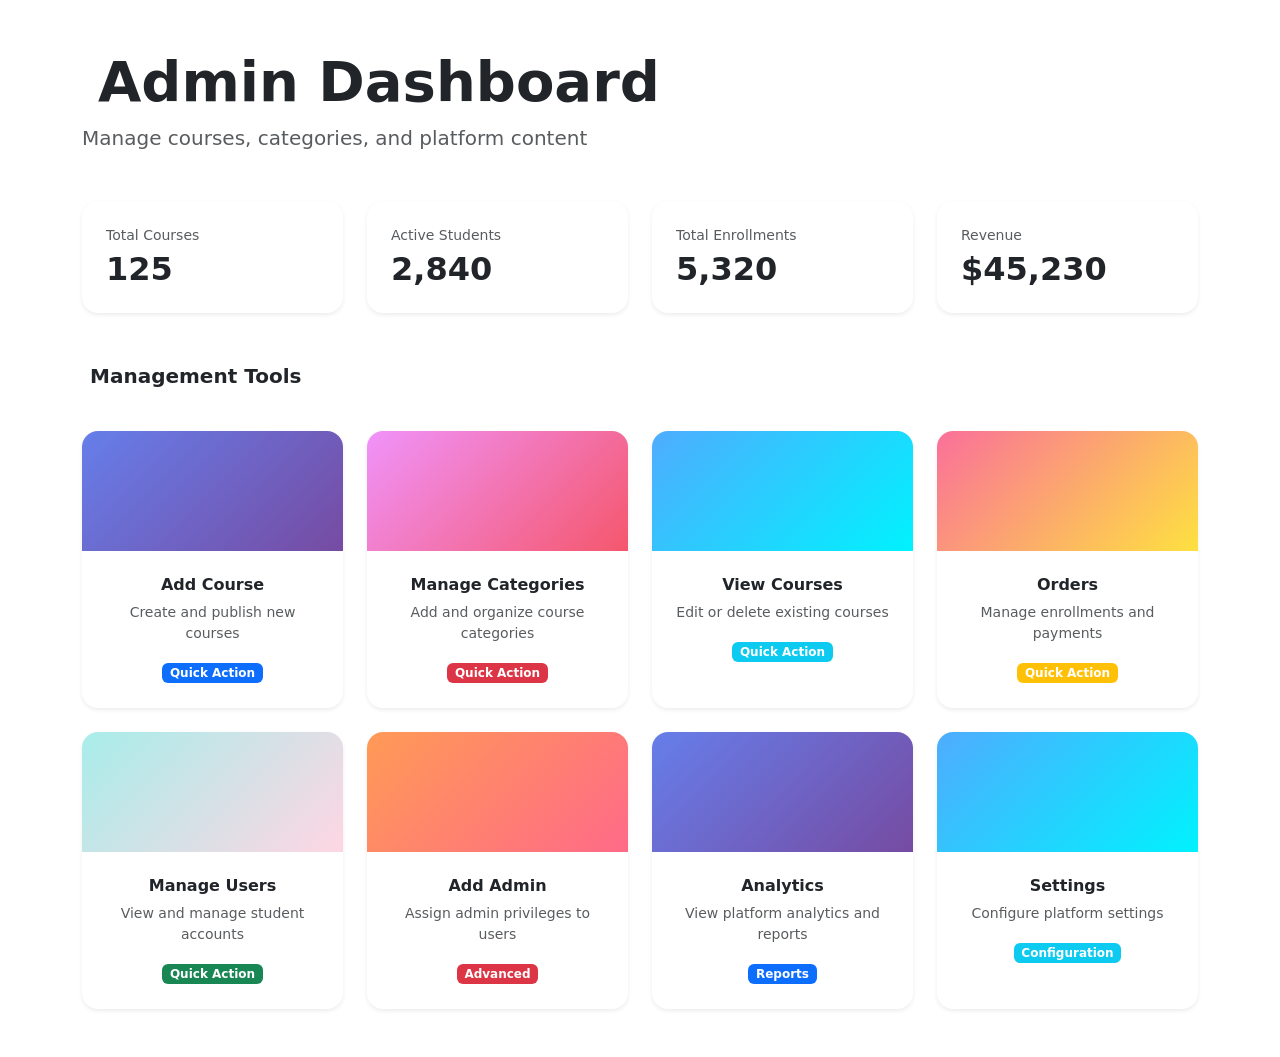
<file: target/classes/templates/admin/index.html>
<!DOCTYPE html>
<html lang="en" xmlns:th="http://www.thymeleaf.org" th:replace="~{base::layout(~{::section})}">
<head>
	<meta charset="ISO-8859-1" >
  <title>Admin Dashboard - CloudDevOpsHub</title>
  <link href="https://cdn.jsdelivr.net/npm/bootstrap@5.3.5/dist/css/bootstrap.min.css" rel="stylesheet" integrity="sha384-SgOJa3DmI69IUzQ2PVdRZhwQ+dy64/BUtbMJw1MZ8t5HZApcHrRKUc4W0kG879m7" crossorigin="anonymous" >
</head>
<body>
	<section>
		<div class="container py-5">
			<!-- Page Header -->
			<div class="mb-5">
				<h1 class="display-4 fw-bold mb-2"><i class="fas fa-cogs me-3 text-primary"></i>Admin Dashboard</h1>
				<p class="lead text-muted">Manage courses, categories, and platform content</p>
			</div>

			<!-- Stats Cards -->
			<div class="row g-4 mb-5">
				<div class="col-lg-3 col-md-6">
					<div class="card rounded-4 border-0 shadow-sm hover-lift" style="border-left: 5px solid #667eea;">
						<div class="card-body p-4">
							<div class="d-flex justify-content-between align-items-center">
								<div>
									<p class="text-muted small mb-1">Total Courses</p>
									<h2 class="mb-0 fw-bold">125</h2>
								</div>
								<i class="fas fa-book fa-3x opacity-25 text-primary"></i>
							</div>
						</div>
					</div>
				</div>
				<div class="col-lg-3 col-md-6">
					<div class="card rounded-4 border-0 shadow-sm hover-lift" style="border-left: 5px solid #f5576c;">
						<div class="card-body p-4">
							<div class="d-flex justify-content-between align-items-center">
								<div>
									<p class="text-muted small mb-1">Active Students</p>
									<h2 class="mb-0 fw-bold">2,840</h2>
								</div>
								<i class="fas fa-users fa-3x opacity-25 text-danger"></i>
							</div>
						</div>
					</div>
				</div>
				<div class="col-lg-3 col-md-6">
					<div class="card rounded-4 border-0 shadow-sm hover-lift" style="border-left: 5px solid #00f2fe;">
						<div class="card-body p-4">
							<div class="d-flex justify-content-between align-items-center">
								<div>
									<p class="text-muted small mb-1">Total Enrollments</p>
									<h2 class="mb-0 fw-bold">5,320</h2>
								</div>
								<i class="fas fa-user-check fa-3x opacity-25 text-info"></i>
							</div>
						</div>
					</div>
				</div>
				<div class="col-lg-3 col-md-6">
					<div class="card rounded-4 border-0 shadow-sm hover-lift" style="border-left: 5px solid #fee140;">
						<div class="card-body p-4">
							<div class="d-flex justify-content-between align-items-center">
								<div>
									<p class="text-muted small mb-1">Revenue</p>
									<h2 class="mb-0 fw-bold">$45,230</h2>
								</div>
								<i class="fas fa-dollar-sign fa-3x opacity-25 text-warning"></i>
							</div>
						</div>
					</div>
				</div>
			</div>

			<!-- Admin Actions -->
			<div class="row g-4">
				<p class="fs-5 fw-bold mb-3 col-12"><i class="fas fa-tasks me-2 text-primary"></i>Management Tools</p>

				<!-- Add Course -->
				<div class="col-lg-3 col-md-6">
					<a href="/admin/loadAddProduct" class="text-decoration-none">
						<div class="card rounded-4 border-0 shadow-sm hover-lift h-100 overflow-hidden">
							<div style="background: linear-gradient(135deg, #667eea 0%, #764ba2 100%); height: 120px; display: flex; align-items: center; justify-content: center;">
								<i class="fas fa-plus-circle fa-3x text-white"></i>
							</div>
							<div class="card-body p-4 text-center">
								<h6 class="fw-bold mb-2">Add Course</h6>
								<p class="text-muted small mb-3">Create and publish new courses</p>
								<span class="badge bg-primary">Quick Action</span>
							</div>
						</div>
					</a>
				</div>

				<!-- Manage Categories -->
				<div class="col-lg-3 col-md-6">
					<a href="/admin/category" class="text-decoration-none">
						<div class="card rounded-4 border-0 shadow-sm hover-lift h-100 overflow-hidden">
							<div style="background: linear-gradient(135deg, #f093fb 0%, #f5576c 100%); height: 120px; display: flex; align-items: center; justify-content: center;">
								<i class="fas fa-th fa-3x text-white"></i>
							</div>
							<div class="card-body p-4 text-center">
								<h6 class="fw-bold mb-2">Manage Categories</h6>
								<p class="text-muted small mb-3">Add and organize course categories</p>
								<span class="badge bg-danger">Quick Action</span>
							</div>
						</div>
					</a>
				</div>

				<!-- View Courses -->
				<div class="col-lg-3 col-md-6">
					<a href="#" class="text-decoration-none">
						<div class="card rounded-4 border-0 shadow-sm hover-lift h-100 overflow-hidden">
							<div style="background: linear-gradient(135deg, #4facfe 0%, #00f2fe 100%); height: 120px; display: flex; align-items: center; justify-content: center;">
								<i class="fas fa-list fa-3x text-white"></i>
							</div>
							<div class="card-body p-4 text-center">
								<h6 class="fw-bold mb-2">View Courses</h6>
								<p class="text-muted small mb-3">Edit or delete existing courses</p>
								<span class="badge bg-info">Quick Action</span>
							</div>
						</div>
					</a>
				</div>

				<!-- View Orders -->
				<div class="col-lg-3 col-md-6">
					<a href="#" class="text-decoration-none">
						<div class="card rounded-4 border-0 shadow-sm hover-lift h-100 overflow-hidden">
							<div style="background: linear-gradient(135deg, #fa709a 0%, #fee140 100%); height: 120px; display: flex; align-items: center; justify-content: center;">
								<i class="fas fa-shopping-bag fa-3x text-white"></i>
							</div>
							<div class="card-body p-4 text-center">
								<h6 class="fw-bold mb-2">Orders</h6>
								<p class="text-muted small mb-3">Manage enrollments and payments</p>
								<span class="badge bg-warning">Quick Action</span>
							</div>
						</div>
					</a>
				</div>

				<!-- Manage Users -->
				<div class="col-lg-3 col-md-6">
					<a href="#" class="text-decoration-none">
						<div class="card rounded-4 border-0 shadow-sm hover-lift h-100 overflow-hidden">
							<div style="background: linear-gradient(135deg, #a8edea 0%, #fed6e3 100%); height: 120px; display: flex; align-items: center; justify-content: center;">
								<i class="fas fa-users fa-3x text-white"></i>
							</div>
							<div class="card-body p-4 text-center">
								<h6 class="fw-bold mb-2">Manage Users</h6>
								<p class="text-muted small mb-3">View and manage student accounts</p>
								<span class="badge bg-success">Quick Action</span>
							</div>
						</div>
					</a>
				</div>

				<!-- Add Admin -->
				<div class="col-lg-3 col-md-6">
					<a href="#" class="text-decoration-none">
						<div class="card rounded-4 border-0 shadow-sm hover-lift h-100 overflow-hidden">
							<div style="background: linear-gradient(135deg, #ff9a56 0%, #ff6a88 100%); height: 120px; display: flex; align-items: center; justify-content: center;">
								<i class="fas fa-user-tie fa-3x text-white"></i>
							</div>
							<div class="card-body p-4 text-center">
								<h6 class="fw-bold mb-2">Add Admin</h6>
								<p class="text-muted small mb-3">Assign admin privileges to users</p>
								<span class="badge bg-danger">Advanced</span>
							</div>
						</div>
					</a>
				</div>

				<!-- Reports -->
				<div class="col-lg-3 col-md-6">
					<a href="#" class="text-decoration-none">
						<div class="card rounded-4 border-0 shadow-sm hover-lift h-100 overflow-hidden">
							<div style="background: linear-gradient(135deg, #667eea 0%, #764ba2 100%); height: 120px; display: flex; align-items: center; justify-content: center;">
								<i class="fas fa-chart-bar fa-3x text-white"></i>
							</div>
							<div class="card-body p-4 text-center">
								<h6 class="fw-bold mb-2">Analytics</h6>
								<p class="text-muted small mb-3">View platform analytics and reports</p>
								<span class="badge bg-primary">Reports</span>
							</div>
						</div>
					</a>
				</div>

				<!-- Settings -->
				<div class="col-lg-3 col-md-6">
					<a href="#" class="text-decoration-none">
						<div class="card rounded-4 border-0 shadow-sm hover-lift h-100 overflow-hidden">
							<div style="background: linear-gradient(135deg, #4facfe 0%, #00f2fe 100%); height: 120px; display: flex; align-items: center; justify-content: center;">
								<i class="fas fa-cog fa-3x text-white"></i>
							</div>
							<div class="card-body p-4 text-center">
								<h6 class="fw-bold mb-2">Settings</h6>
								<p class="text-muted small mb-3">Configure platform settings</p>
								<span class="badge bg-info">Configuration</span>
							</div>
						</div>
					</a>
				</div>
			</div>
		</div>
	</section>
</body>
</html>
</file>
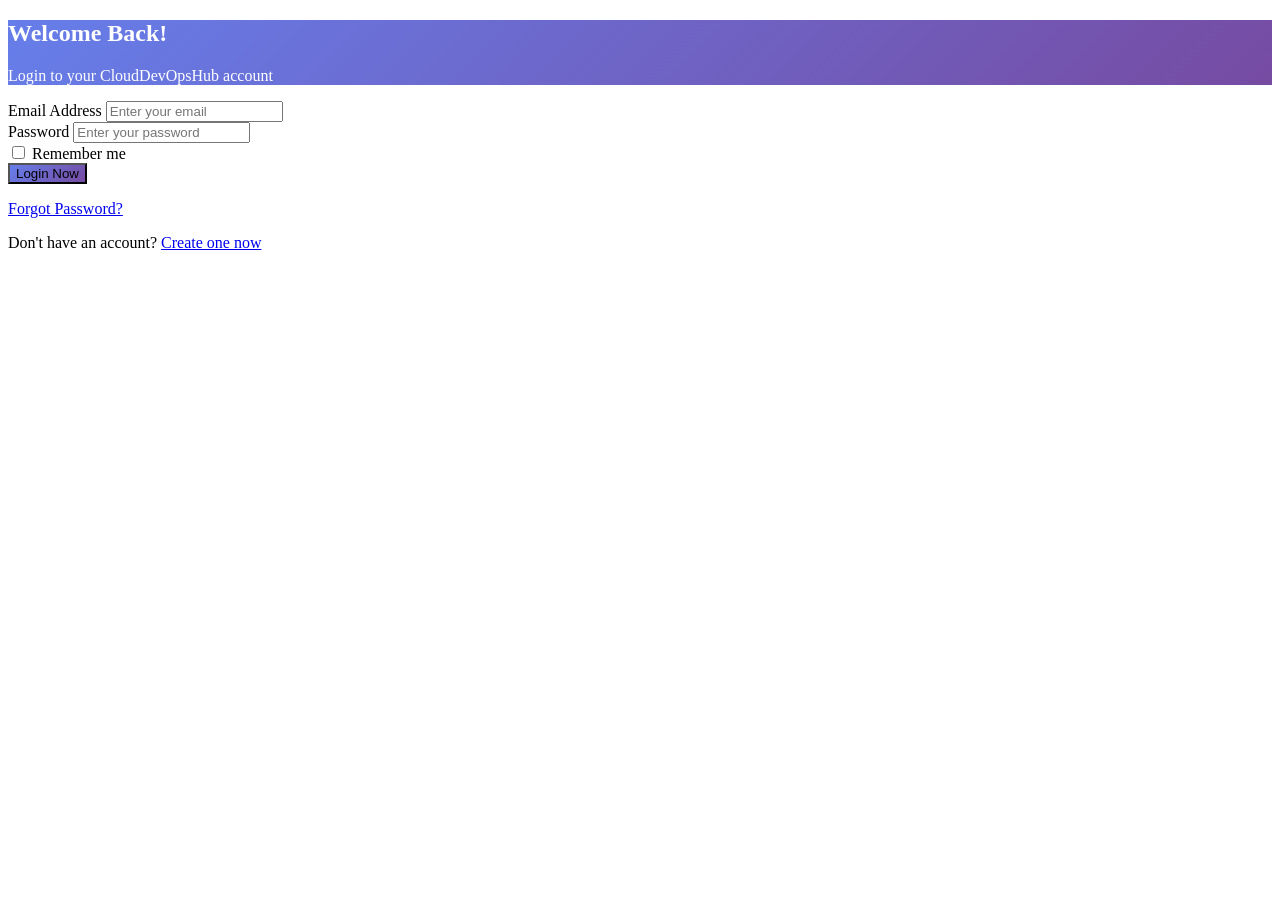
<file: target/classes/templates/login.html>
<!DOCTYPE html>
<html lang="en" xmlns:th="http://www.thymeleaf.org" th:replace="~{base::layout(~{::section})}">
<head>
	<meta charset="ISO-8859-1" >
  <title>Login - CloudDevOpsHub</title>
</head>
<body>
	<section>
		<div class="container mt-5 pt-5 pb-5">
			<div class="row align-items-center justify-content-center">
			  <div class="col-md-5">
				<div class="card rounded-4 shadow-lg overflow-hidden border-0">
					<div class="card-header p-5 text-center" style="background: linear-gradient(135deg, #667eea 0%, #764ba2 100%); color: white;">
						<h2 class="mb-2"><i class="fas fa-sign-in-alt"></i> Welcome Back!</h2>
						<p class="mb-0">Login to your CloudDevOpsHub account</p>
					</div>
					<div class="card-body p-5">
						<form>
							<div class="mb-4">
								<label class="form-label fw-bold">Email Address</label>
								<input class="form-control form-control-lg rounded-3 border-2" name="email" type="email" placeholder="Enter your email" />
							</div>
							<div class="mb-3">
								<label class="form-label fw-bold">Password</label>
								<input class="form-control form-control-lg rounded-3 border-2" name="password" type="password" placeholder="Enter your password" />
							</div>
							<div class="mb-4 form-check">
								<input type="checkbox" class="form-check-input" id="rememberMe">
								<label class="form-check-label" for="rememberMe">Remember me</label>
							</div>
							<button type="submit" class="btn btn-lg w-100 text-white fw-bold rounded-3" style="background: linear-gradient(135deg, #667eea 0%, #764ba2 100%);">
								<i class="fas fa-sign-in-alt me-2"></i> Login Now
							</button>
						</form>
					</div>
					<div class="card-footer p-4 text-center bg-light">
						<p class="mb-3"><a href="#" class="text-decoration-none text-primary fw-bold">Forgot Password?</a></p>
						<p class="mb-0">Don't have an account? 
							<a href="/register" class="text-decoration-none text-primary fw-bold">Create one now</a>
						</p>
					</div>
				</div>
			  </div>
		  </div>
		</div>
	</section>
</body>
</html>
</file>
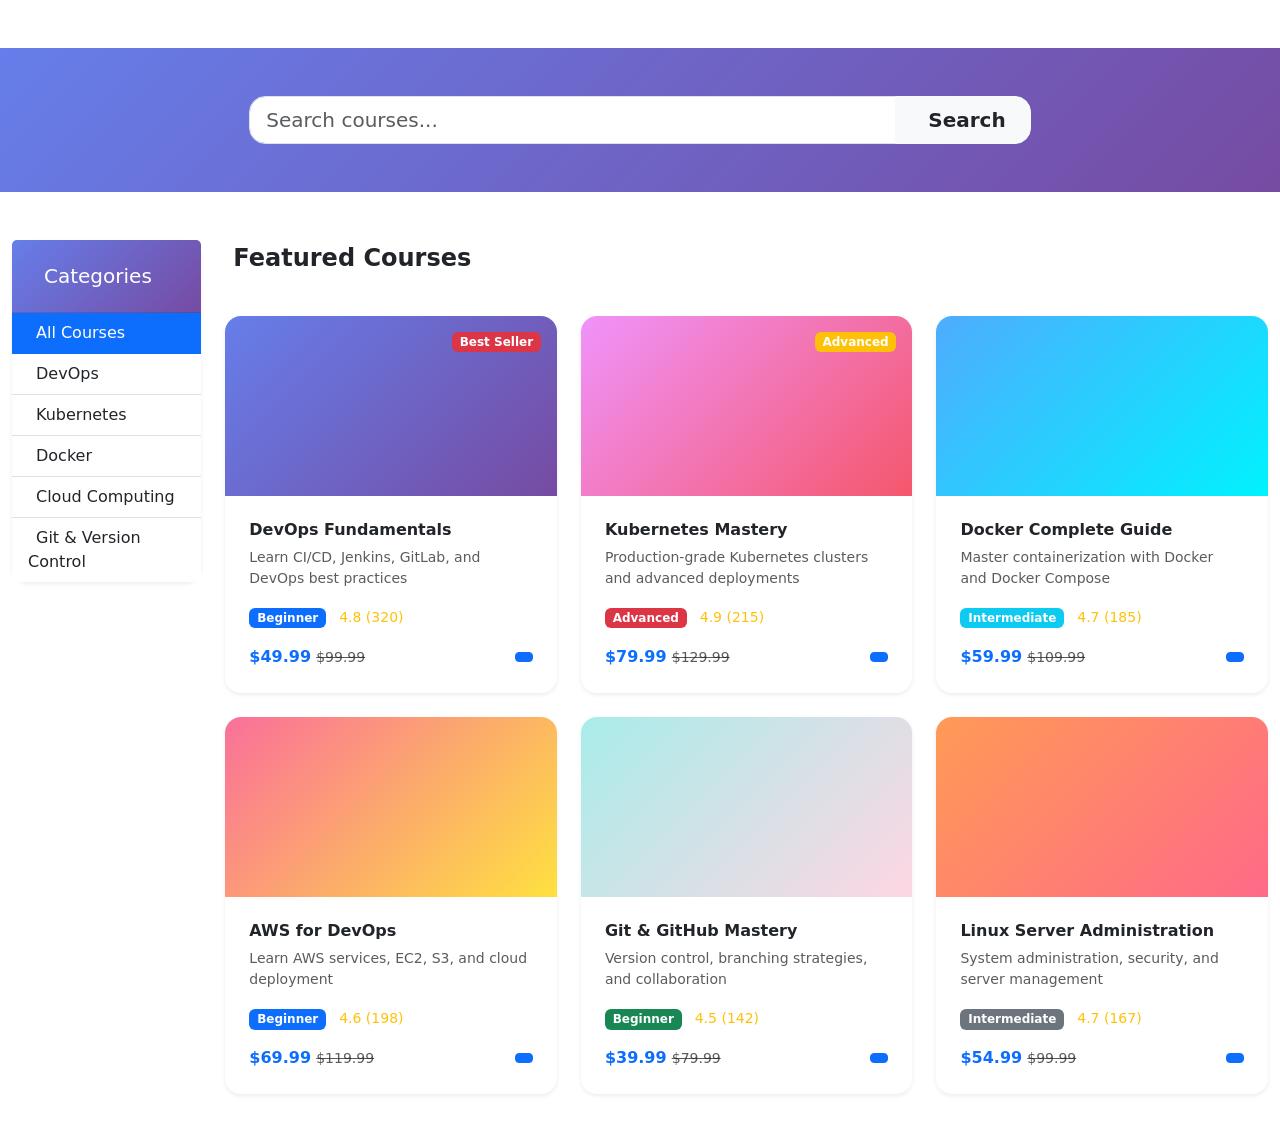
<file: target/classes/templates/product.html>
<!DOCTYPE html>
<html lang="en" xmlns:th="http://www.thymeleaf.org" th:replace="~{base::layout(~{::section})}">
<head>
	<meta charset="ISO-8859-1" >
  <title>Courses - CloudDevOpsHub</title>
  <link href="https://cdn.jsdelivr.net/npm/bootstrap@5.3.5/dist/css/bootstrap.min.css" rel="stylesheet" integrity="sha384-SgOJa3DmI69IUzQ2PVdRZhwQ+dy64/BUtbMJw1MZ8t5HZApcHrRKUc4W0kG879m7" crossorigin="anonymous" >
</head>
<body>
	<section>
		<!-- Search Section -->
		<div class="container-fluid p-5 mt-5" style="background: linear-gradient(135deg, #667eea 0%, #764ba2 100%);">
			<div class="row">
				<div class="col-md-8 offset-md-2">
					<form>
						<div class="input-group input-group-lg">
							<input type="text" class="form-control rounded-start-4" name="ch" placeholder="Search courses..." />
							<button class="btn btn-light text-dark fw-bold rounded-end-4 px-4"><i class="fas fa-search me-2"></i>Search</button>
						</div>
					</form>
				</div>
			</div>
		</div>

		<div class="container-fluid mt-5 pb-5">
			<div class="row g-4">
				<!-- Sidebar Categories -->
				<div class="col-lg-2">
					<div class="card rounded-4 shadow-sm border-0 sticky-top" style="top: 100px;">
						<div class="card-header p-4" style="background: linear-gradient(135deg, #667eea 0%, #764ba2 100%); color: white;">
							<h5 class="mb-0"><i class="fas fa-filter me-2"></i>Categories</h5>
						</div>
						<div class="card-body p-0">
							<div class="list-group list-group-flush">
								<a href="#" class="list-group-item list-group-item-action active">
									<i class="fas fa-th me-2"></i> All Courses
								</a>
								<a href="#" class="list-group-item list-group-item-action">
									<i class="fas fa-server me-2"></i> DevOps
								</a>
								<a href="#" class="list-group-item list-group-item-action">
									<i class="fas fa-cube me-2"></i> Kubernetes
								</a>
								<a href="#" class="list-group-item list-group-item-action">
									<i class="fas fa-docker me-2"></i> Docker
								</a>
								<a href="#" class="list-group-item list-group-item-action">
									<i class="fas fa-cloud me-2"></i> Cloud Computing
								</a>
								<a href="#" class="list-group-item list-group-item-action">
									<i class="fas fa-git-alt me-2"></i> Git & Version Control
								</a>
							</div>
						</div>
					</div>
				</div>

				<!-- Courses Grid -->
				<div class="col-lg-10">
					<div class="row g-4">
						<p class="fs-4 fw-bold mb-3"><i class="fas fa-book me-2"></i> Featured Courses</p>

						<!-- Course Card 1 -->
						<div class="col-md-6 col-lg-4">
							<div class="course-card rounded-4 overflow-hidden shadow-sm hover-lift h-100">
								<div class="position-relative" style="background: linear-gradient(135deg, #667eea 0%, #764ba2 100%); height: 180px; display: flex; align-items: center; justify-content: center;">
									<i class="fas fa-code fa-4x text-white"></i>
									<span class="badge bg-danger position-absolute top-0 end-0 m-3">Best Seller</span>
								</div>
								<div class="p-4">
									<h6 class="fw-bold mb-2">DevOps Fundamentals</h6>
									<p class="text-muted small mb-3">Learn CI/CD, Jenkins, GitLab, and DevOps best practices</p>
									<div class="mb-3 d-flex justify-content-between align-items-center">
										<div>
											<span class="badge bg-primary me-2">Beginner</span>
											<span class="small text-warning"><i class="fas fa-star"></i> 4.8 (320)</span>
										</div>
									</div>
									<div class="d-flex justify-content-between align-items-center">
										<div>
											<span class="h6 text-primary fw-bold">$49.99</span>
											<span class="small text-muted text-decoration-line-through">$99.99</span>
										</div>
										<a href="/product" class="btn btn-sm btn-primary"><i class="fas fa-arrow-right"></i></a>
									</div>
								</div>
							</div>
						</div>

						<!-- Course Card 2 -->
						<div class="col-md-6 col-lg-4">
							<div class="course-card rounded-4 overflow-hidden shadow-sm hover-lift h-100">
								<div class="position-relative" style="background: linear-gradient(135deg, #f093fb 0%, #f5576c 100%); height: 180px; display: flex; align-items: center; justify-content: center;">
									<i class="fas fa-cube fa-4x text-white"></i>
									<span class="badge bg-warning position-absolute top-0 end-0 m-3">Advanced</span>
								</div>
								<div class="p-4">
									<h6 class="fw-bold mb-2">Kubernetes Mastery</h6>
									<p class="text-muted small mb-3">Production-grade Kubernetes clusters and advanced deployments</p>
									<div class="mb-3 d-flex justify-content-between align-items-center">
										<div>
											<span class="badge bg-danger me-2">Advanced</span>
											<span class="small text-warning"><i class="fas fa-star"></i> 4.9 (215)</span>
										</div>
									</div>
									<div class="d-flex justify-content-between align-items-center">
										<div>
											<span class="h6 text-primary fw-bold">$79.99</span>
											<span class="small text-muted text-decoration-line-through">$129.99</span>
										</div>
										<a href="/product" class="btn btn-sm btn-primary"><i class="fas fa-arrow-right"></i></a>
									</div>
								</div>
							</div>
						</div>

						<!-- Course Card 3 -->
						<div class="col-md-6 col-lg-4">
							<div class="course-card rounded-4 overflow-hidden shadow-sm hover-lift h-100">
								<div class="position-relative" style="background: linear-gradient(135deg, #4facfe 0%, #00f2fe 100%); height: 180px; display: flex; align-items: center; justify-content: center;">
									<i class="fas fa-docker fa-4x text-white"></i>
								</div>
								<div class="p-4">
									<h6 class="fw-bold mb-2">Docker Complete Guide</h6>
									<p class="text-muted small mb-3">Master containerization with Docker and Docker Compose</p>
									<div class="mb-3 d-flex justify-content-between align-items-center">
										<div>
											<span class="badge bg-info me-2">Intermediate</span>
											<span class="small text-warning"><i class="fas fa-star"></i> 4.7 (185)</span>
										</div>
									</div>
									<div class="d-flex justify-content-between align-items-center">
										<div>
											<span class="h6 text-primary fw-bold">$59.99</span>
											<span class="small text-muted text-decoration-line-through">$109.99</span>
										</div>
										<a href="/product" class="btn btn-sm btn-primary"><i class="fas fa-arrow-right"></i></a>
									</div>
								</div>
							</div>
						</div>

						<!-- Course Card 4 -->
						<div class="col-md-6 col-lg-4">
							<div class="course-card rounded-4 overflow-hidden shadow-sm hover-lift h-100">
								<div class="position-relative" style="background: linear-gradient(135deg, #fa709a 0%, #fee140 100%); height: 180px; display: flex; align-items: center; justify-content: center;">
									<i class="fas fa-cloud fa-4x text-white"></i>
								</div>
								<div class="p-4">
									<h6 class="fw-bold mb-2">AWS for DevOps</h6>
									<p class="text-muted small mb-3">Learn AWS services, EC2, S3, and cloud deployment</p>
									<div class="mb-3 d-flex justify-content-between align-items-center">
										<div>
											<span class="badge bg-primary me-2">Beginner</span>
											<span class="small text-warning"><i class="fas fa-star"></i> 4.6 (198)</span>
										</div>
									</div>
									<div class="d-flex justify-content-between align-items-center">
										<div>
											<span class="h6 text-primary fw-bold">$69.99</span>
											<span class="small text-muted text-decoration-line-through">$119.99</span>
										</div>
										<a href="/product" class="btn btn-sm btn-primary"><i class="fas fa-arrow-right"></i></a>
									</div>
								</div>
							</div>
						</div>

						<!-- Course Card 5 -->
						<div class="col-md-6 col-lg-4">
							<div class="course-card rounded-4 overflow-hidden shadow-sm hover-lift h-100">
								<div class="position-relative" style="background: linear-gradient(135deg, #a8edea 0%, #fed6e3 100%); height: 180px; display: flex; align-items: center; justify-content: center;">
									<i class="fas fa-git-alt fa-4x text-white"></i>
								</div>
								<div class="p-4">
									<h6 class="fw-bold mb-2">Git & GitHub Mastery</h6>
									<p class="text-muted small mb-3">Version control, branching strategies, and collaboration</p>
									<div class="mb-3 d-flex justify-content-between align-items-center">
										<div>
											<span class="badge bg-success me-2">Beginner</span>
											<span class="small text-warning"><i class="fas fa-star"></i> 4.5 (142)</span>
										</div>
									</div>
									<div class="d-flex justify-content-between align-items-center">
										<div>
											<span class="h6 text-primary fw-bold">$39.99</span>
											<span class="small text-muted text-decoration-line-through">$79.99</span>
										</div>
										<a href="/product" class="btn btn-sm btn-primary"><i class="fas fa-arrow-right"></i></a>
									</div>
								</div>
							</div>
						</div>

						<!-- Course Card 6 -->
						<div class="col-md-6 col-lg-4">
							<div class="course-card rounded-4 overflow-hidden shadow-sm hover-lift h-100">
								<div class="position-relative" style="background: linear-gradient(135deg, #ff9a56 0%, #ff6a88 100%); height: 180px; display: flex; align-items: center; justify-content: center;">
									<i class="fas fa-server fa-4x text-white"></i>
								</div>
								<div class="p-4">
									<h6 class="fw-bold mb-2">Linux Server Administration</h6>
									<p class="text-muted small mb-3">System administration, security, and server management</p>
									<div class="mb-3 d-flex justify-content-between align-items-center">
										<div>
											<span class="badge bg-secondary me-2">Intermediate</span>
											<span class="small text-warning"><i class="fas fa-star"></i> 4.7 (167)</span>
										</div>
									</div>
									<div class="d-flex justify-content-between align-items-center">
										<div>
											<span class="h6 text-primary fw-bold">$54.99</span>
											<span class="small text-muted text-decoration-line-through">$99.99</span>
										</div>
										<a href="/product" class="btn btn-sm btn-primary"><i class="fas fa-arrow-right"></i></a>
									</div>
								</div>
							</div>
						</div>
					</div>
				</div>
			</div>
		</div>
	</section>
</body>
</html>
</file>
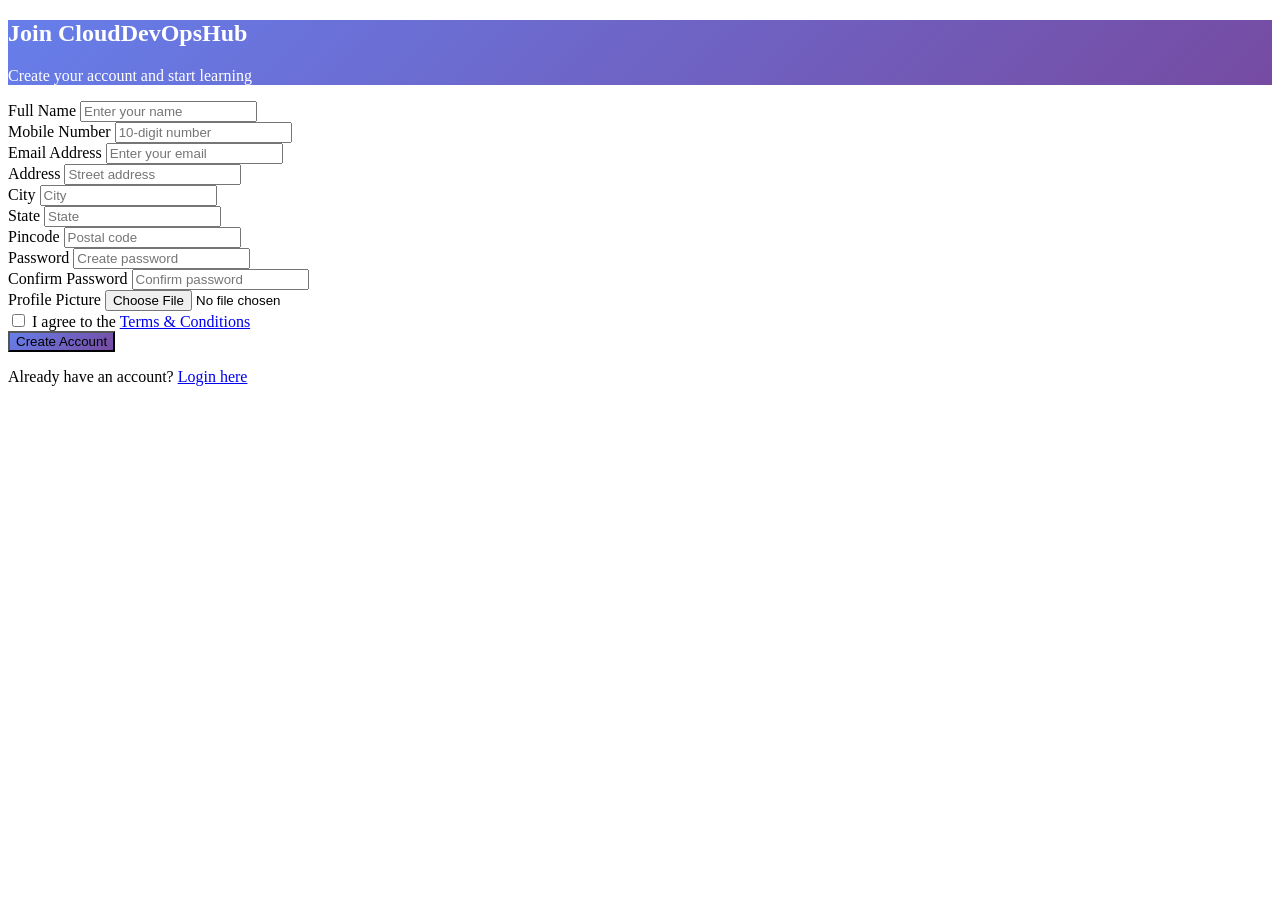
<file: target/classes/templates/register.html>
<!DOCTYPE html>
<html lang="en" xmlns:th="http://www.thymeleaf.org" th:replace="~{base::layout(~{::section})}">
<head>
	<meta charset="ISO-8859-1" >
  <title>Register - CloudDevOpsHub</title>
</head>
<body>
	<section>
		<div class="container mt-5 pt-3 pb-5">
			<div class="row align-items-center justify-content-center">
				<div class="col-lg-6">
					<div class="card rounded-4 shadow-lg overflow-hidden border-0">
						<div class="card-header p-4 text-center" style="background: linear-gradient(135deg, #667eea 0%, #764ba2 100%); color: white;">
							<h2 class="mb-2"><i class="fas fa-user-plus"></i> Join CloudDevOpsHub</h2>
							<p class="mb-0">Create your account and start learning</p>
						</div>
						<div class="card-body p-5">
							<form>
								<div class="row mb-3">
									<div class="col-md-6">
										<label class="form-label fw-bold">Full Name</label>
										<input class="form-control form-control-lg rounded-3 border-2" name="name" type="text" placeholder="Enter your name" />
									</div>
									<div class="col-md-6">
										<label class="form-label fw-bold">Mobile Number</label>
										<input class="form-control form-control-lg rounded-3 border-2" name="mobileNumber" type="tel" placeholder="10-digit number" />
									</div>
								</div>
								<div class="mb-3">
									<label class="form-label fw-bold">Email Address</label>
									<input class="form-control form-control-lg rounded-3 border-2" name="email" type="email" placeholder="Enter your email" />
								</div>
								<div class="row mb-3">
									<div class="col-md-6">
										<label class="form-label fw-bold">Address</label>
										<input class="form-control form-control-lg rounded-3 border-2" name="address" type="text" placeholder="Street address" />
									</div>
									<div class="col-md-6">
										<label class="form-label fw-bold">City</label>
										<input class="form-control form-control-lg rounded-3 border-2" name="city" type="text" placeholder="City" />
									</div>
								</div>
								<div class="row mb-3">
									<div class="col-md-6">
										<label class="form-label fw-bold">State</label>
										<input class="form-control form-control-lg rounded-3 border-2" name="state" type="text" placeholder="State" />
									</div>
									<div class="col-md-6">
										<label class="form-label fw-bold">Pincode</label>
										<input class="form-control form-control-lg rounded-3 border-2" name="pincode" type="number" placeholder="Postal code" />
									</div>
								</div>
								<div class="row mb-3">
									<div class="col-md-6">
										<label class="form-label fw-bold">Password</label>
										<input class="form-control form-control-lg rounded-3 border-2" name="password" type="password" placeholder="Create password" />
									</div>
									<div class="col-md-6">
										<label class="form-label fw-bold">Confirm Password</label>
										<input class="form-control form-control-lg rounded-3 border-2" name="cpassword" type="password" placeholder="Confirm password" />
									</div>
								</div>
								<div class="mb-4">
									<label class="form-label fw-bold">Profile Picture</label>
									<input class="form-control form-control-lg rounded-3 border-2" name="profile_image" type="file" />
								</div>
								<div class="form-check mb-4">
									<input type="checkbox" class="form-check-input" id="agreeTerms" required>
									<label class="form-check-label" for="agreeTerms">I agree to the <a href="#" class="text-primary fw-bold">Terms & Conditions</a></label>
								</div>
								<button type="submit" class="btn btn-lg w-100 text-white fw-bold rounded-3" style="background: linear-gradient(135deg, #667eea 0%, #764ba2 100%);">
									<i class="fas fa-user-check me-2"></i> Create Account
								</button>
							</form>
						</div>
						<div class="card-footer p-4 text-center bg-light">
							<p class="mb-0">Already have an account? 
								<a href="/login" class="text-decoration-none text-primary fw-bold">Login here</a>
							</p>
						</div>
					</div>
				</div>
			</div>
		</div>	
	</section>
</body>
</html>
</file>
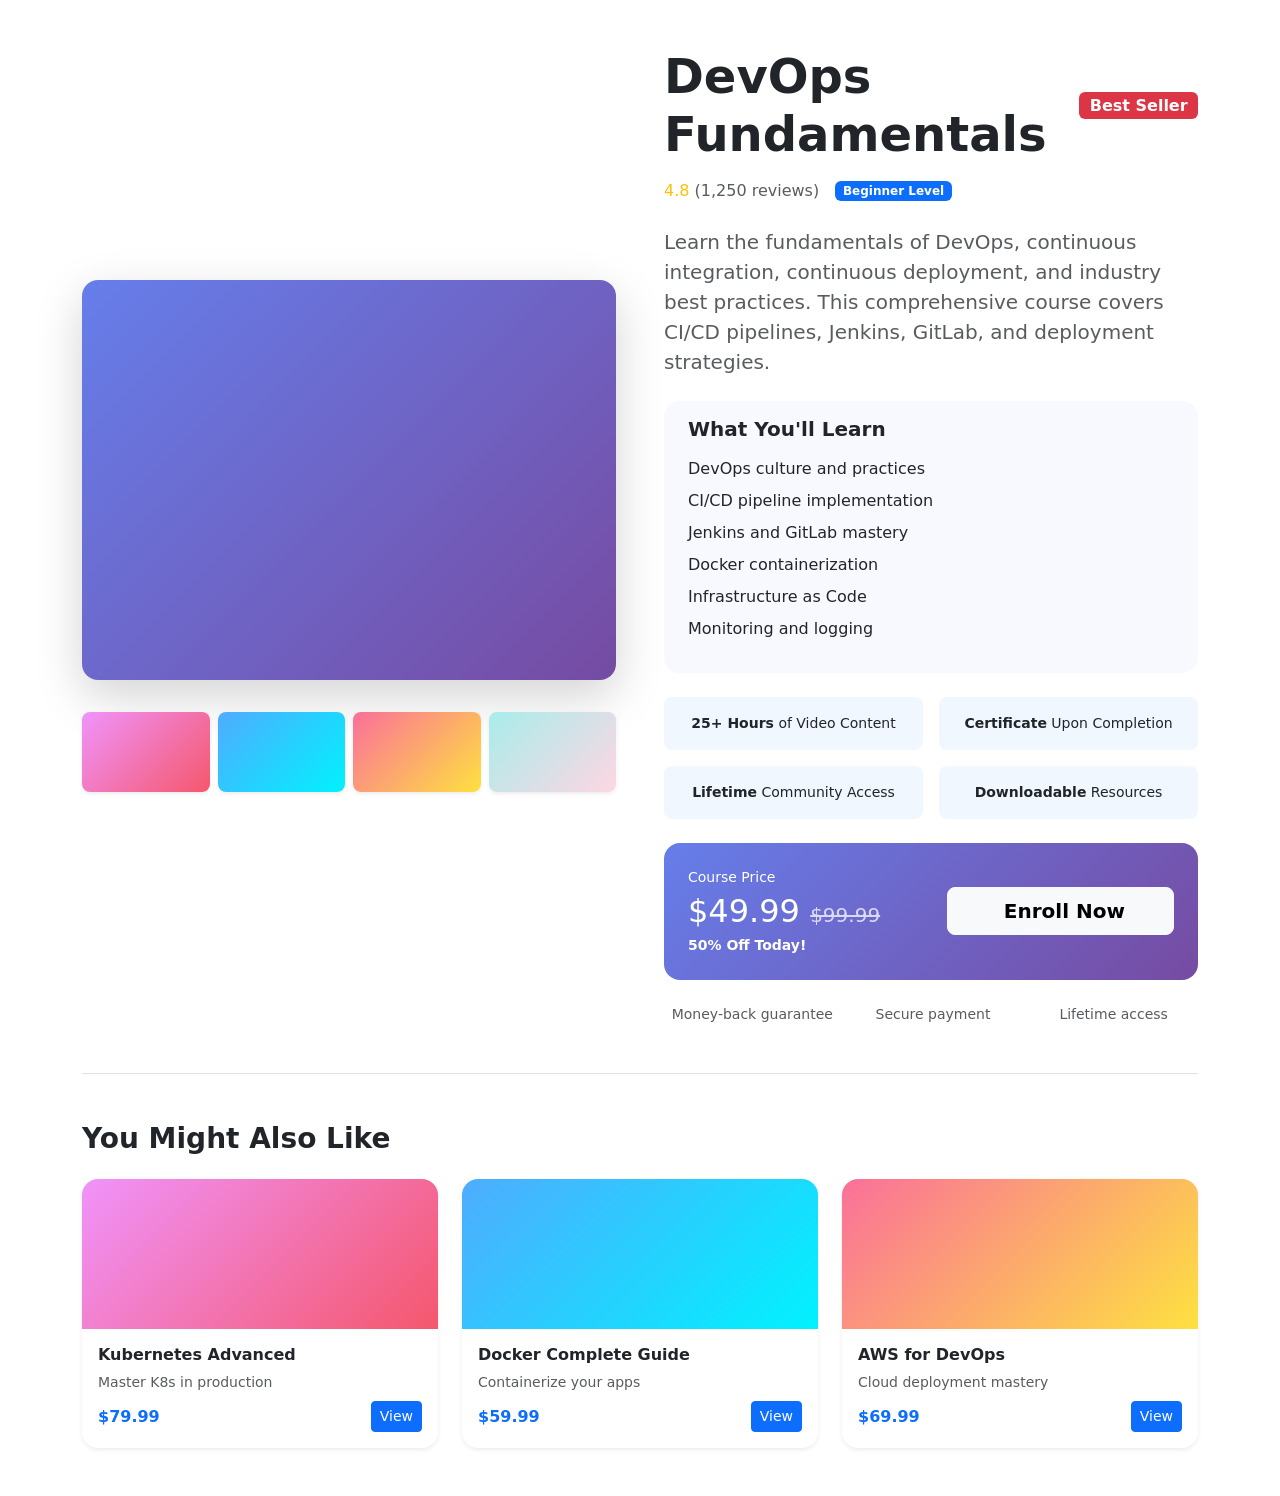
<file: target/classes/templates/view_product.html>
<!DOCTYPE html>
<html lang="en" xmlns:th="http://www.thymeleaf.org" th:replace="~{base::layout(~{::section})}">
<head>
	<meta charset="ISO-8859-1" >
  <title>Course Details - CloudDevOpsHub</title>
  <link href="https://cdn.jsdelivr.net/npm/bootstrap@5.3.5/dist/css/bootstrap.min.css" rel="stylesheet" integrity="sha384-SgOJa3DmI69IUzQ2PVdRZhwQ+dy64/BUtbMJw1MZ8t5HZApcHrRKUc4W0kG879m7" crossorigin="anonymous" >
</head>
<body>
	<section>
		<div class="container mt-5 mb-5">
			<div class="row g-5 align-items-center">
				<!-- Course Image/Video Section -->
				<div class="col-lg-6">
					<div class="rounded-4 overflow-hidden shadow-lg" style="background: linear-gradient(135deg, #667eea 0%, #764ba2 100%); height: 400px; display: flex; align-items: center; justify-content: center;">
						<i class="fas fa-play-circle fa-6x text-white opacity-50"></i>
					</div>
					<div class="row mt-4 g-2">
						<div class="col-md-3">
							<div class="rounded-3 overflow-hidden shadow-sm" style="background: linear-gradient(135deg, #f093fb 0%, #f5576c 100%); height: 80px; cursor: pointer;"></div>
						</div>
						<div class="col-md-3">
							<div class="rounded-3 overflow-hidden shadow-sm" style="background: linear-gradient(135deg, #4facfe 0%, #00f2fe 100%); height: 80px; cursor: pointer;"></div>
						</div>
						<div class="col-md-3">
							<div class="rounded-3 overflow-hidden shadow-sm" style="background: linear-gradient(135deg, #fa709a 0%, #fee140 100%); height: 80px; cursor: pointer;"></div>
						</div>
						<div class="col-md-3">
							<div class="rounded-3 overflow-hidden shadow-sm" style="background: linear-gradient(135deg, #a8edea 0%, #fed6e3 100%); height: 80px; cursor: pointer;"></div>
						</div>
					</div>
				</div>

				<!-- Course Details Section -->
				<div class="col-lg-6">
					<div class="d-flex align-items-center mb-3">
						<h1 class="display-5 fw-bold mb-0">DevOps Fundamentals</h1>
						<span class="badge bg-danger ms-3 fs-6">Best Seller</span>
					</div>
					
					<div class="d-flex align-items-center mb-4">
						<div class="me-3">
							<span class="text-warning"><i class="fas fa-star"></i> 4.8</span>
							<span class="text-muted">(1,250 reviews)</span>
						</div>
						<span class="badge bg-primary">Beginner Level</span>
					</div>

					<p class="lead text-muted mb-4">
						Learn the fundamentals of DevOps, continuous integration, continuous deployment, and industry best practices. This comprehensive course covers CI/CD pipelines, Jenkins, GitLab, and deployment strategies.
					</p>

					<div class="card rounded-4 border-0 mb-4" style="background: #f8f9ff;">
						<div class="card-body">
							<h5 class="fw-bold mb-3"><i class="fas fa-graduation-cap me-2 text-primary"></i> What You'll Learn</h5>
							<ul class="list-unstyled">
								<li class="mb-2"><i class="fas fa-check-circle text-success me-2"></i> DevOps culture and practices</li>
								<li class="mb-2"><i class="fas fa-check-circle text-success me-2"></i> CI/CD pipeline implementation</li>
								<li class="mb-2"><i class="fas fa-check-circle text-success me-2"></i> Jenkins and GitLab mastery</li>
								<li class="mb-2"><i class="fas fa-check-circle text-success me-2"></i> Docker containerization</li>
								<li class="mb-2"><i class="fas fa-check-circle text-success me-2"></i> Infrastructure as Code</li>
								<li class="mb-2"><i class="fas fa-check-circle text-success me-2"></i> Monitoring and logging</li>
							</ul>
						</div>
					</div>

					<!-- Course Benefits -->
					<div class="row g-3 mb-4">
						<div class="col-md-6">
							<div class="text-center p-3 rounded-3" style="background: #f0f7ff;">
								<i class="fas fa-video fa-2x text-primary mb-2"></i>
								<p class="small mb-0"><strong>25+ Hours</strong> of Video Content</p>
							</div>
						</div>
						<div class="col-md-6">
							<div class="text-center p-3 rounded-3" style="background: #f0f7ff;">
								<i class="fas fa-certificate fa-2x text-primary mb-2"></i>
								<p class="small mb-0"><strong>Certificate</strong> Upon Completion</p>
							</div>
						</div>
						<div class="col-md-6">
							<div class="text-center p-3 rounded-3" style="background: #f0f7ff;">
								<i class="fas fa-users fa-2x text-primary mb-2"></i>
								<p class="small mb-0"><strong>Lifetime</strong> Community Access</p>
							</div>
						</div>
						<div class="col-md-6">
							<div class="text-center p-3 rounded-3" style="background: #f0f7ff;">
								<i class="fas fa-download fa-2x text-primary mb-2"></i>
								<p class="small mb-0"><strong>Downloadable</strong> Resources</p>
							</div>
						</div>
					</div>

					<!-- Pricing and CTA -->
					<div class="card rounded-4 border-0 mb-4" style="background: linear-gradient(135deg, #667eea 0%, #764ba2 100%); color: white;">
						<div class="card-body p-4">
							<div class="d-flex justify-content-between align-items-center">
								<div>
									<p class="mb-1 small">Course Price</p>
									<h2 class="mb-0">$49.99 <span class="fs-5 text-decoration-line-through opacity-75">$99.99</span></h2>
									<p class="mb-0 small mt-1"><strong>50% Off Today!</strong></p>
								</div>
								<button class="btn btn-light btn-lg fw-bold rounded-3 px-5">
									<i class="fas fa-shopping-cart me-2"></i> Enroll Now
								</button>
							</div>
						</div>
					</div>

					<!-- Trust Badges -->
					<div class="row g-2 text-center small text-muted">
						<div class="col-md-4">
							<i class="fas fa-shield-alt text-success me-1"></i> Money-back guarantee
						</div>
						<div class="col-md-4">
							<i class="fas fa-lock text-success me-1"></i> Secure payment
						</div>
						<div class="col-md-4">
							<i class="fas fa-sync text-success me-1"></i> Lifetime access
						</div>
					</div>
				</div>
			</div>

			<!-- Similar Courses Section -->
			<div class="mt-5 pt-5 border-top">
				<h3 class="fw-bold mb-4">You Might Also Like</h3>
				<div class="row g-4">
					<div class="col-lg-4">
						<div class="rounded-4 overflow-hidden shadow-sm hover-lift">
							<div style="background: linear-gradient(135deg, #f093fb 0%, #f5576c 100%); height: 150px;"></div>
							<div class="p-3">
								<h6 class="fw-bold">Kubernetes Advanced</h6>
								<p class="small text-muted mb-2">Master K8s in production</p>
								<div class="d-flex justify-content-between align-items-center">
									<span class="text-primary fw-bold">$79.99</span>
									<a href="#" class="btn btn-sm btn-primary">View</a>
								</div>
							</div>
						</div>
					</div>
					<div class="col-lg-4">
						<div class="rounded-4 overflow-hidden shadow-sm hover-lift">
							<div style="background: linear-gradient(135deg, #4facfe 0%, #00f2fe 100%); height: 150px;"></div>
							<div class="p-3">
								<h6 class="fw-bold">Docker Complete Guide</h6>
								<p class="small text-muted mb-2">Containerize your apps</p>
								<div class="d-flex justify-content-between align-items-center">
									<span class="text-primary fw-bold">$59.99</span>
									<a href="#" class="btn btn-sm btn-primary">View</a>
								</div>
							</div>
						</div>
					</div>
					<div class="col-lg-4">
						<div class="rounded-4 overflow-hidden shadow-sm hover-lift">
							<div style="background: linear-gradient(135deg, #fa709a 0%, #fee140 100%); height: 150px;"></div>
							<div class="p-3">
								<h6 class="fw-bold">AWS for DevOps</h6>
								<p class="small text-muted mb-2">Cloud deployment mastery</p>
								<div class="d-flex justify-content-between align-items-center">
									<span class="text-primary fw-bold">$69.99</span>
									<a href="#" class="btn btn-sm btn-primary">View</a>
								</div>
							</div>
						</div>
					</div>
				</div>
			</div>
		</div>
	</section>
</body>
</html>
	</section>
</body>
</html>
</file>
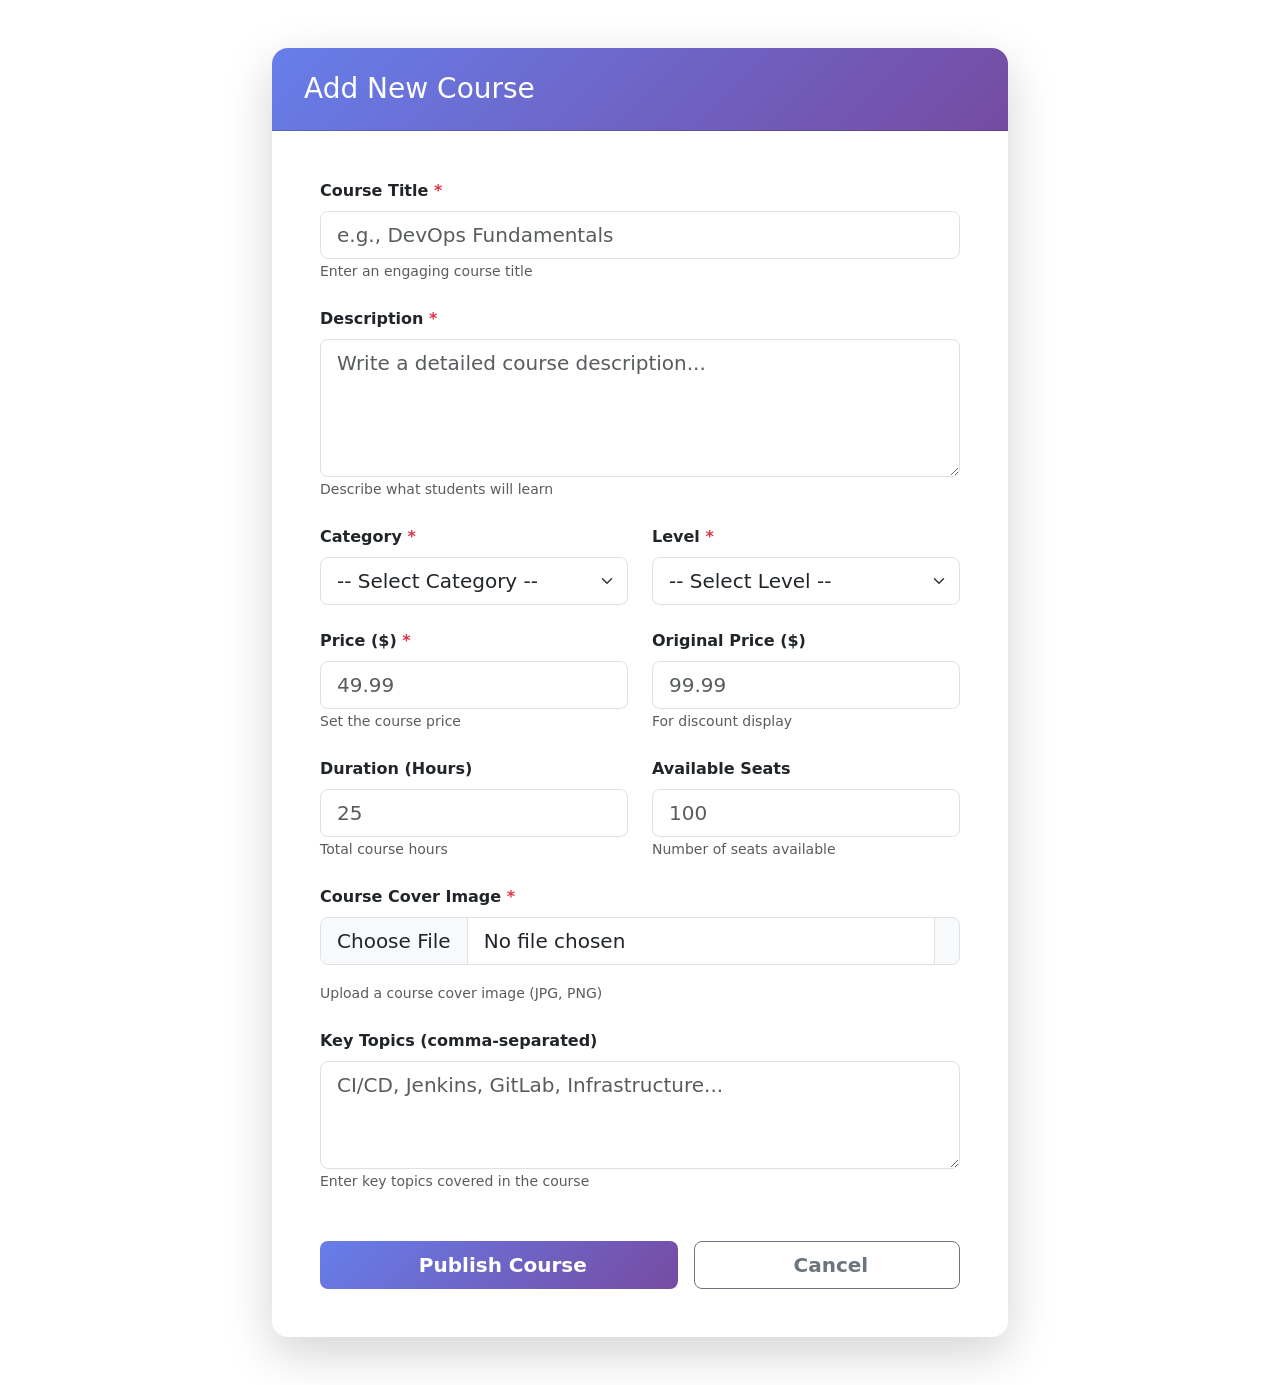
<file: target/classes/templates/admin/add_product.html>
<!DOCTYPE html>
<html lang="en" xmlns:th="http://www.thymeleaf.org" th:replace="~{base::layout(~{::section})}">
<head>
	<meta charset="ISO-8859-1" >
  <title>Add Course - CloudDevOpsHub Admin</title>
  <link href="https://cdn.jsdelivr.net/npm/bootstrap@5.3.5/dist/css/bootstrap.min.css" rel="stylesheet" integrity="sha384-SgOJa3DmI69IUzQ2PVdRZhwQ+dy64/BUtbMJw1MZ8t5HZApcHrRKUc4W0kG879m7" crossorigin="anonymous" >
</head>
<body>
	<section>
		<div class="container py-5">
			<div class="row justify-content-center">
				<div class="col-lg-8">
					<div class="card rounded-4 border-0 shadow-lg overflow-hidden">
						<div class="card-header p-4" style="background: linear-gradient(135deg, #667eea 0%, #764ba2 100%); color: white;">
							<h3 class="mb-0"><i class="fas fa-book-plus me-2"></i> Add New Course</h3>
						</div>
						<div class="card-body p-5">
							<form>
								<!-- Course Title -->
								<div class="mb-4">
									<label class="form-label fw-bold">Course Title <span class="text-danger">*</span></label>
									<input type="text" name="title" class="form-control form-control-lg rounded-3" placeholder="e.g., DevOps Fundamentals" required>
									<small class="text-muted">Enter an engaging course title</small>
								</div>

								<!-- Course Description -->
								<div class="mb-4">
									<label class="form-label fw-bold">Description <span class="text-danger">*</span></label>
									<textarea rows="4" class="form-control form-control-lg rounded-3" placeholder="Write a detailed course description..." required></textarea>
									<small class="text-muted">Describe what students will learn</small>
								</div>

								<div class="row">
									<!-- Category -->
									<div class="col-md-6 mb-4">
										<label class="form-label fw-bold">Category <span class="text-danger">*</span></label>
										<select class="form-select form-select-lg rounded-3" required>
											<option value="">-- Select Category --</option>
											<option value="devops">DevOps Engineering</option>
											<option value="kubernetes">Kubernetes</option>
											<option value="docker">Docker</option>
											<option value="cloud">Cloud Computing</option>
											<option value="git">Git & Version Control</option>
										</select>
									</div>

									<!-- Level -->
									<div class="col-md-6 mb-4">
										<label class="form-label fw-bold">Level <span class="text-danger">*</span></label>
										<select class="form-select form-select-lg rounded-3" required>
											<option value="">-- Select Level --</option>
											<option value="beginner">Beginner</option>
											<option value="intermediate">Intermediate</option>
											<option value="advanced">Advanced</option>
										</select>
									</div>
								</div>

								<div class="row">
									<!-- Price -->
									<div class="col-md-6 mb-4">
										<label class="form-label fw-bold">Price ($) <span class="text-danger">*</span></label>
										<input type="number" name="price" class="form-control form-control-lg rounded-3" placeholder="49.99" step="0.01" required>
										<small class="text-muted">Set the course price</small>
									</div>

									<!-- Original Price -->
									<div class="col-md-6 mb-4">
										<label class="form-label fw-bold">Original Price ($)</label>
										<input type="number" name="original_price" class="form-control form-control-lg rounded-3" placeholder="99.99" step="0.01">
										<small class="text-muted">For discount display</small>
									</div>
								</div>

								<div class="row">
									<!-- Duration -->
									<div class="col-md-6 mb-4">
										<label class="form-label fw-bold">Duration (Hours)</label>
										<input type="number" name="duration" class="form-control form-control-lg rounded-3" placeholder="25" min="1">
										<small class="text-muted">Total course hours</small>
									</div>

									<!-- Stock/Seats -->
									<div class="col-md-6 mb-4">
										<label class="form-label fw-bold">Available Seats</label>
										<input type="number" name="stock" class="form-control form-control-lg rounded-3" placeholder="100" min="1">
										<small class="text-muted">Number of seats available</small>
									</div>
								</div>

								<!-- Course Image -->
								<div class="mb-4">
									<label class="form-label fw-bold">Course Cover Image <span class="text-danger">*</span></label>
									<div class="input-group mb-3">
										<input type="file" name="image" class="form-control form-control-lg rounded-start-3" accept="image/*" required>
										<span class="input-group-text rounded-end-3 bg-light">
											<i class="fas fa-image text-muted"></i>
										</span>
									</div>
									<small class="text-muted">Upload a course cover image (JPG, PNG)</small>
								</div>

								<!-- Course Content -->
								<div class="mb-4">
									<label class="form-label fw-bold">Key Topics (comma-separated)</label>
									<textarea rows="3" class="form-control form-control-lg rounded-3" placeholder="CI/CD, Jenkins, GitLab, Infrastructure..."></textarea>
									<small class="text-muted">Enter key topics covered in the course</small>
								</div>

								<!-- Action Buttons -->
								<div class="d-flex gap-3 mt-5">
									<button type="submit" class="btn btn-lg btn-primary fw-bold rounded-3 flex-grow-1" style="background: linear-gradient(135deg, #667eea 0%, #764ba2 100%); border: none;">
										<i class="fas fa-save me-2"></i> Publish Course
									</button>
									<a href="/admin/" class="btn btn-lg btn-outline-secondary fw-bold rounded-3 flex-grow-1">
										<i class="fas fa-times me-2"></i> Cancel
									</a>
								</div>
							</form>
						</div>
					</div>
				</div>
			</div>
		</div>
	</section>
</body>
</html>
</file>
